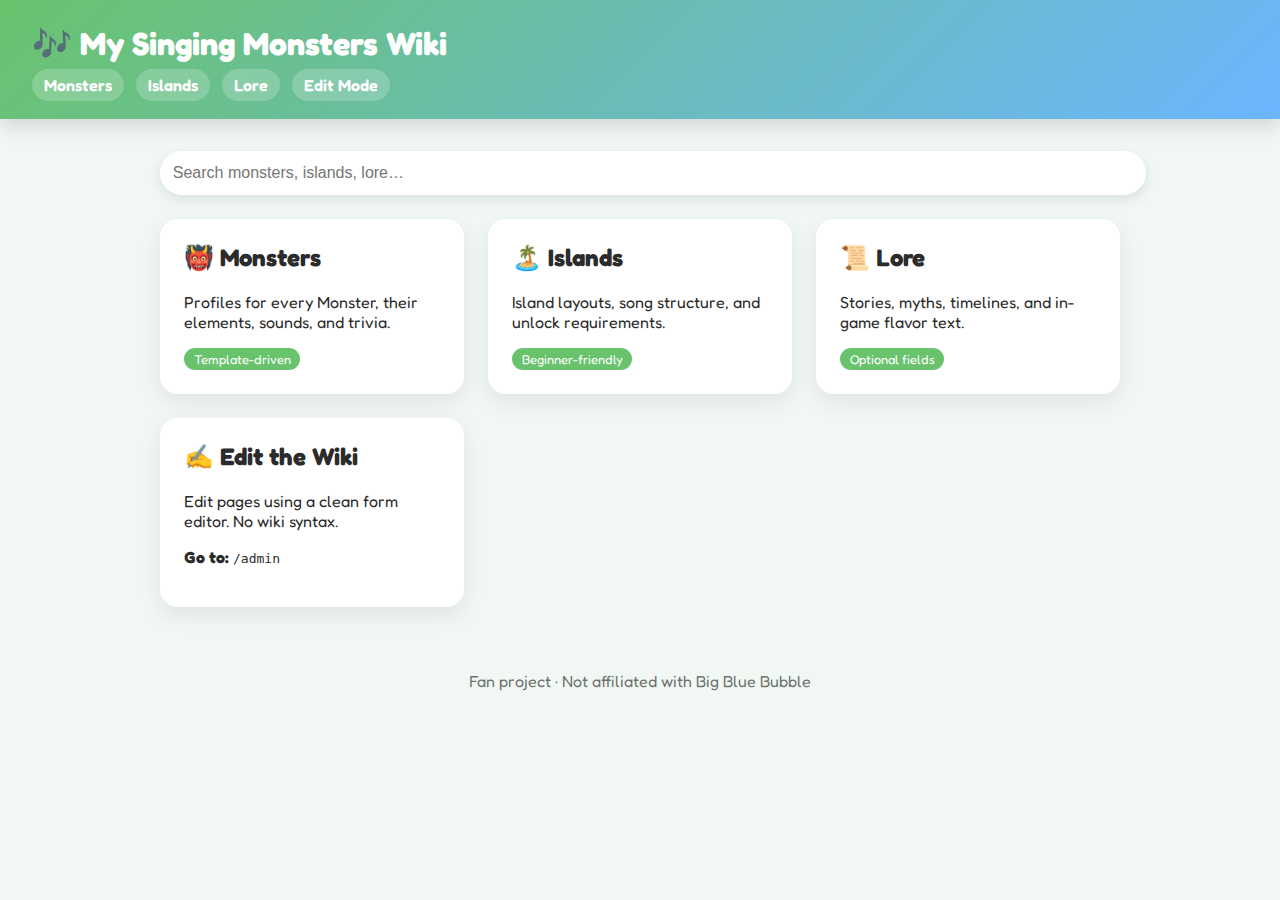
<file: index.html>
<!DOCTYPE html>
<html lang="en">
<head>
  <meta charset="UTF-8" />
  <title>My Singing Monsters Wiki</title>
  <meta name="viewport" content="width=device-width, initial-scale=1" />
  <link href="https://fonts.googleapis.com/css2?family=Fredoka:wght@400;600&display=swap" rel="stylesheet">
  <style>
    :root {
      --msm-green: #69c36d;
      --msm-blue: #6bb6ff;
      --msm-bg: #f1f8f3;
      --card: #ffffff;
    }

    body {
      margin: 0;
      font-family: 'Fredoka', system-ui, sans-serif;
      background: var(--msm-bg);
      color: #2b2b2b;
    }

    header {
      background: linear-gradient(135deg, var(--msm-green), var(--msm-blue));
      padding: 1.5rem 2rem;
      color: white;
      box-shadow: 0 6px 20px rgba(0,0,0,0.15);
    }

    header h1 {
      margin: 0;
      font-size: 2rem;
    }

    nav {
      margin-top: 0.75rem;
    }

    nav a {
      background: rgba(255,255,255,0.2);
      padding: 0.4rem 0.75rem;
      border-radius: 999px;
      margin-right: 0.5rem;
      color: white;
      text-decoration: none;
      font-weight: 600;
    }

    main {
      max-width: 960px;
      margin: 2rem auto;
      padding: 0 1rem;
      display: grid;
      grid-template-columns: repeat(auto-fit, minmax(260px, 1fr));
      gap: 1.5rem;
    }

    .card {
      background: var(--card);
      border-radius: 18px;
      padding: 1.5rem;
      box-shadow: 0 8px 22px rgba(0,0,0,0.08);
    }

    .card h2 {
      margin-top: 0;
    }

    footer {
      text-align: center;
      padding: 2rem 1rem;
      opacity: 0.65;
    }

    .pill {
      display: inline-block;
      background: var(--msm-green);
      color: white;
      padding: 0.2rem 0.6rem;
      border-radius: 999px;
      font-size: 0.8rem;
      margin-right: 0.25rem;
    }
  </style>
</head>
<body>

<header>
  <h1>🎶 My Singing Monsters Wiki</h1>
  <nav>
    <a href="monsters.html">Monsters</a>
    <a href="islands.html">Islands</a>
    <a href="lore.html">Lore</a>
    <a href="#" id="editToggle">Edit Mode</a>
  </nav>
</header>

<main>
  <div style="grid-column: 1 / -1;">
    <input id="search" placeholder="Search monsters, islands, lore…" style="width:100%;padding:0.8rem;border-radius:999px;border:none;font-size:1rem;box-shadow:0 4px 12px rgba(0,0,0,0.1);" />
  </div>
  <div class="card">
    <h2>👹 Monsters</h2>
    <p>Profiles for every Monster, their elements, sounds, and trivia.</p>
    <span class="pill">Template-driven</span>
  </div>

  <div class="card">
    <h2>🏝️ Islands</h2>
    <p>Island layouts, song structure, and unlock requirements.</p>
    <span class="pill">Beginner-friendly</span>
  </div>

  <div class="card">
    <h2>📜 Lore</h2>
    <p>Stories, myths, timelines, and in-game flavor text.</p>
    <span class="pill">Optional fields</span>
  </div>

  <div class="card">
    <h2>✍️ Edit the Wiki</h2>
    <p>Edit pages using a clean form editor. No wiki syntax.</p>
    <p><strong>Go to:</strong> <code>/admin</code></p>
  </div>
</main>

<footer>
  Fan project · Not affiliated with Big Blue Bubble
</footer>

<script>
  document.getElementById('search').addEventListener('keydown', e => {
    if (e.key === 'Enter') {
      const q = e.target.value.toLowerCase();
      window.location.href = `search.html?q=${encodeURIComponent(q)}`;
    }
  });

  document.getElementById('editToggle').addEventListener('click', e => {
    e.preventDefault();
    window.location.href = '/admin';
  });
</script>
</body>
</html>
</file>
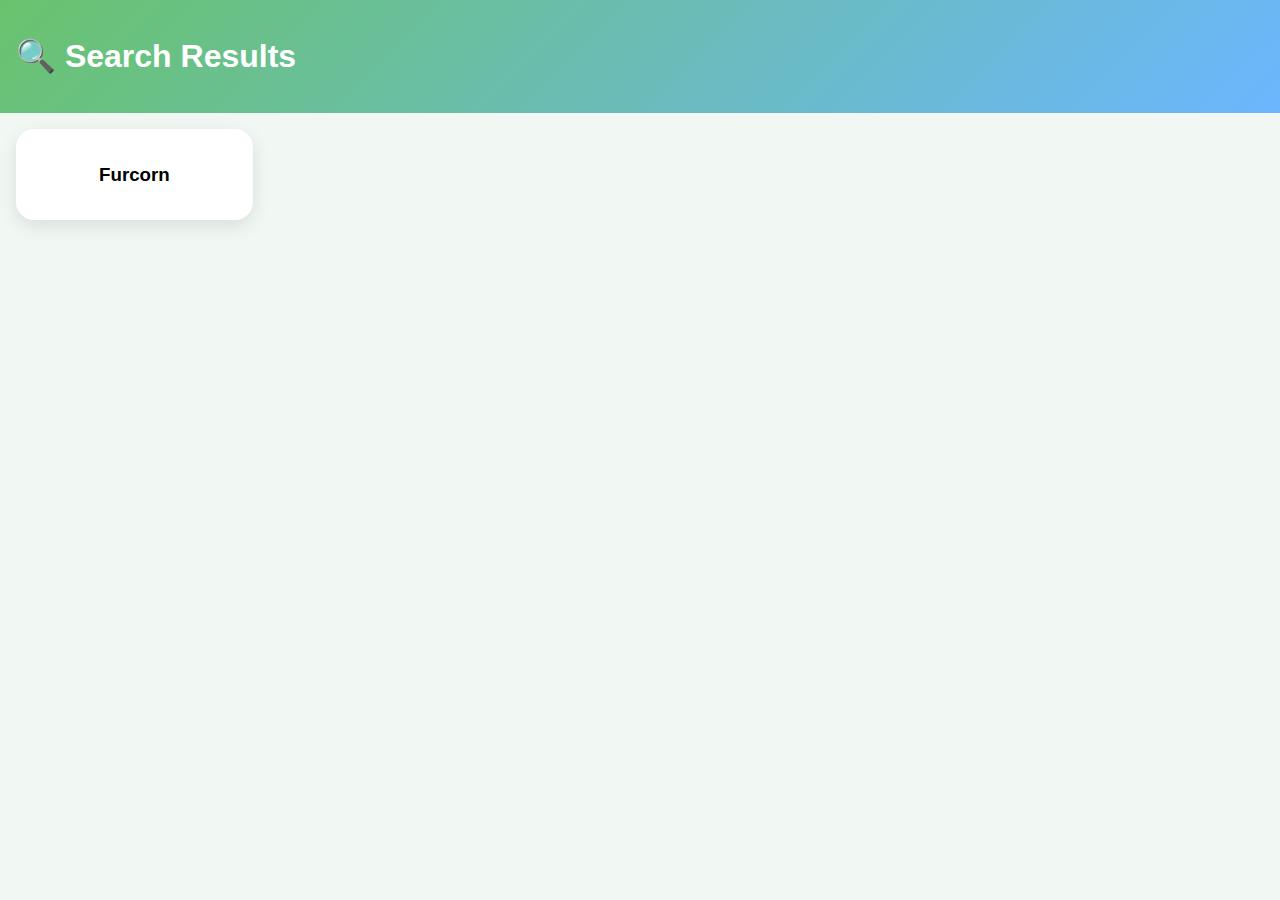
<file: admin/search.html>
<!DOCTYPE html>
<html>
<head>
  <meta charset="utf-8" />
  <title>Search</title>
  <link rel="stylesheet" href="styles.css" />
</head>
<body>
<header><h1>🔍 Search Results</h1></header>
<main class="card-grid" id="results"></main>
<script src="data.js"></script>
<script>
  const q = new URLSearchParams(location.search).get('q')?.toLowerCase() || '';
  [...monsters, ...islands, ...lore].filter(item => item.name.toLowerCase().includes(q))
    .forEach(item => {
      const c = document.createElement('div');
      c.className = 'card';
      c.innerHTML = `<h3>${item.name}</h3><p>${item.summary || ''}</p>`;
      document.getElementById('results').appendChild(c);
    });
</script>
</body>
</html>
</file>
<file: admin/styles.css>
body { font-family: Fredoka, sans-serif; background:#f1f8f3; margin:0; }
header { background:linear-gradient(135deg,#69c36d,#6bb6ff); padding:1rem; color:#fff; }
nav a { color:#fff; margin-right:.5rem; text-decoration:none; }
.card-grid { display:grid; grid-template-columns:repeat(auto-fill,minmax(220px,1fr)); gap:1rem; padding:1rem; }
.card { background:#fff; border-radius:18px; padding:1rem; box-shadow:0 6px 18px rgba(0,0,0,.1); text-align:center; }
.card img { width:100%; border-radius:14px; }
.pill { background:#69c36d; color:#fff; padding:.2rem .6rem; border-radius:999px; font-size:.75rem; }
input#search { width:100%; padding:.8rem; margin:1rem 0; border-radius:999px; border:none; }
</file>
